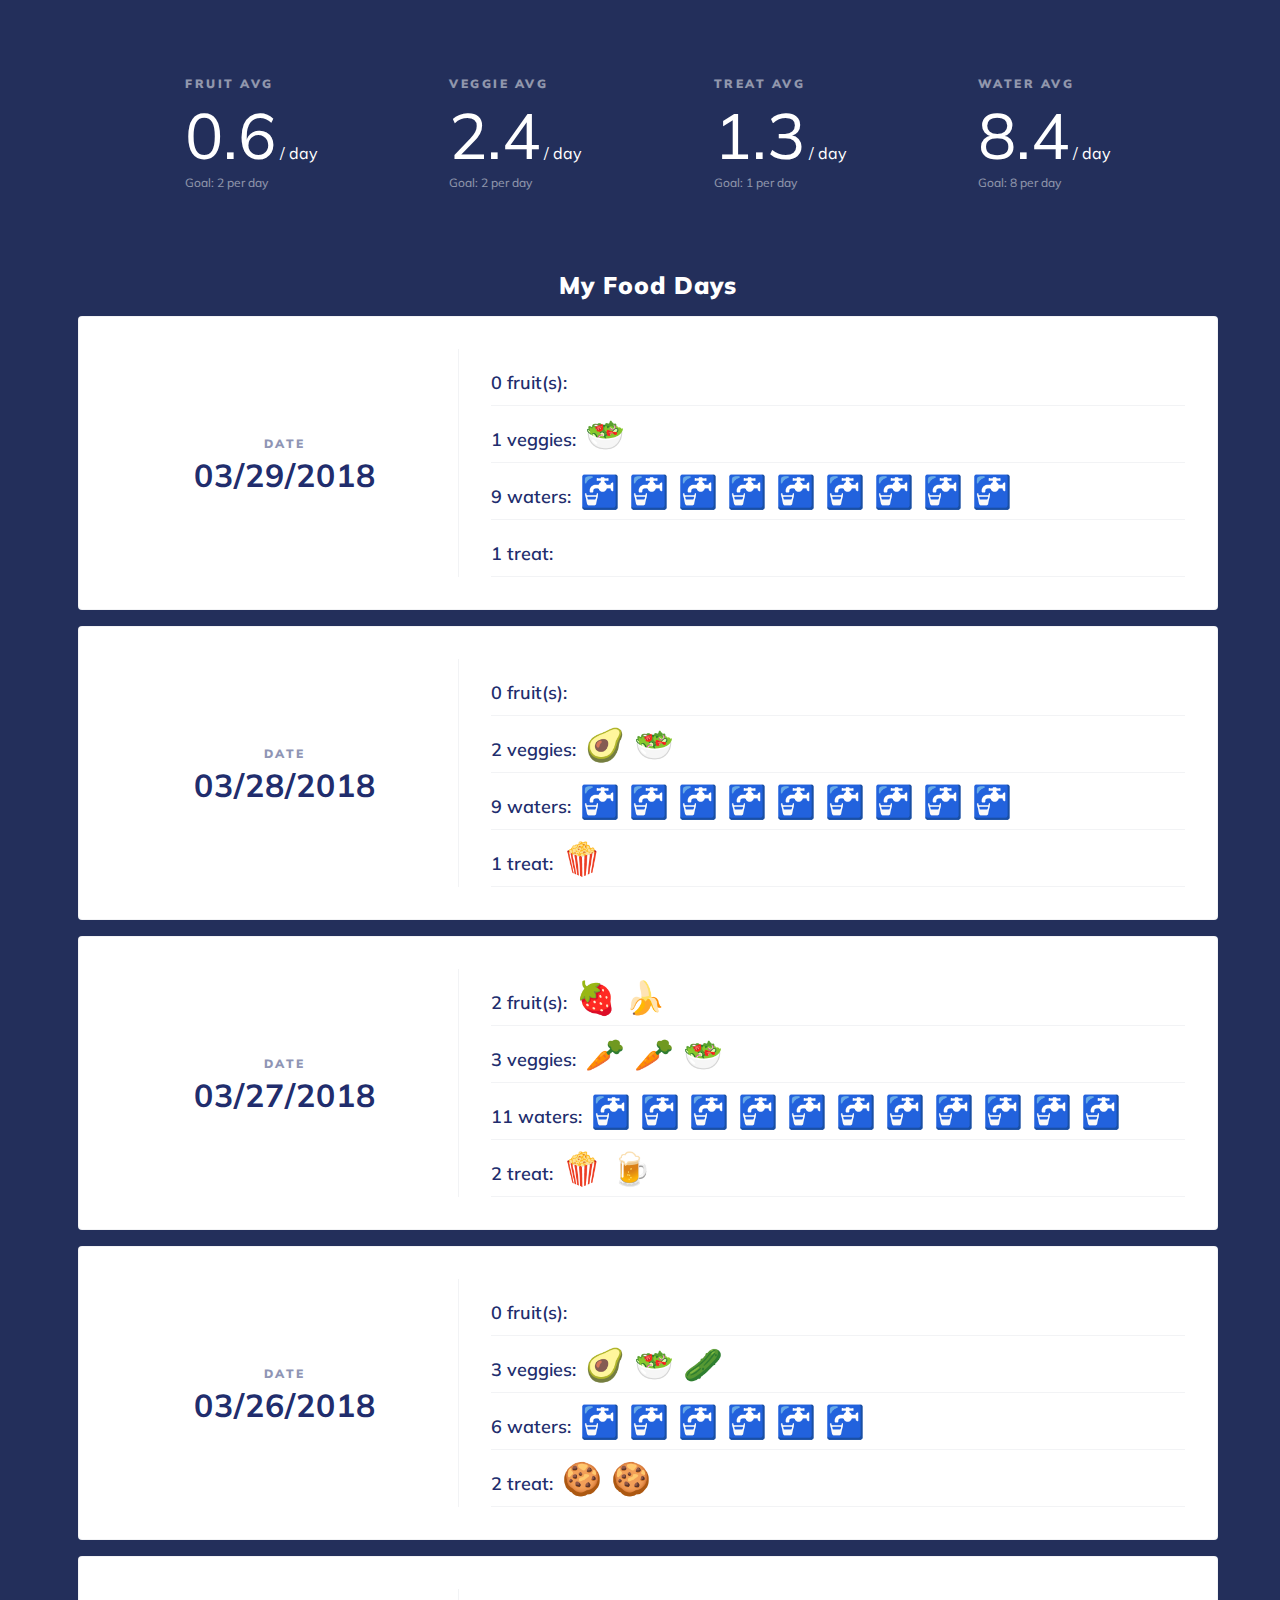
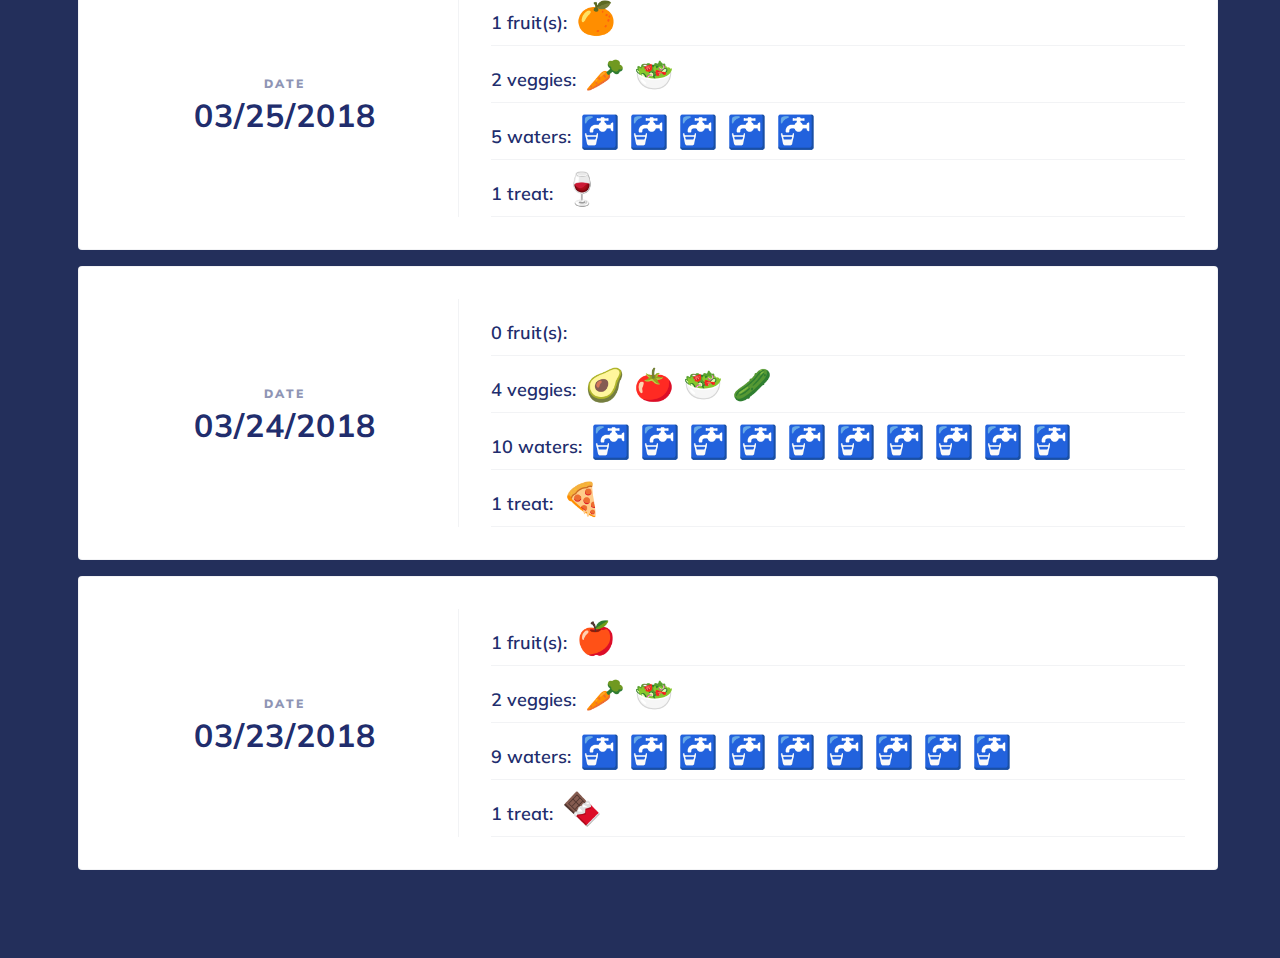
<file: week2/in-class-js-example/index.html>
<!DOCTYPE html>
<html lang="en">
  <head>
    <meta charset="utf-8">
    <meta http-equiv="X-UA-Compatible" content="IE=edge">
    <meta name="viewport" content="width=device-width, initial-scale=1">
    <title>My Food Tracker</title>

    <!-- Custom Font - Change 'Muli' to the font you want -->
    <link href='https://fonts.googleapis.com/css?family=Muli:100,200,400,700,900' rel='stylesheet' type='text/css'>

    <!-- Custom CSS inside CSS folder -->
    <link rel="stylesheet" href="css/style.css">


    <!-- HTML5 shim and Respond.js for IE8 support of HTML5 elements and media queries -->
    <!-- WARNING: Respond.js doesn't work if you view the page via file:// -->
    <!--[if lt IE 9]>
      <script src="https://oss.maxcdn.com/html5shiv/3.7.2/html5shiv.min.js"></script>
      <script src="https://oss.maxcdn.com/respond/1.4.2/respond.min.js"></script>
    <![endif]-->
  </head>
  <body>
    <div class="container">

      <div id="stats-holder">

        <div class="stat">
          <h5>Fruit Avg</h5>
          <div class="numeric-stat">
            <span id="fruitsAvg">-</span> / day
            <div class="goal-subheading">Goal: 2 per day</div>
          </div>
        </div>

        <div class="stat">
          <h5>Veggie Avg</h5>
          <div class="numeric-stat">
            <span id="veggiesAvg">-</span> / day
            <div class="goal-subheading">Goal: 2 per day</div>
          </div>
        </div>

        <div class="stat">
          <h5>Treat Avg</h5>
          <div class="numeric-stat">
            <span id="treatsAvg">-</span> / day
            <div class="goal-subheading">Goal: 1 per day</div>
          </div>
        </div>

        <div class="stat">
          <h5>Water Avg</h5>
          <div class="numeric-stat">
            <span id="waterAvg">-</span> / day
            <div class="goal-subheading">Goal: 8 per day</div>
          </div>
        </div>

      <div id="day-holder">
        <h1>My Food Days</h1>
        <div id="day-cards">

        </div>

      </div>

    </div>


  </body>

    <!-- JQuery script -->
    <script src="https://ajax.googleapis.com/ajax/libs/jquery/1.11.3/jquery.min.js"></script>

    <!-- CUSTOM JS -->
    <script src="js/main.js"></script>
</html>
</file>
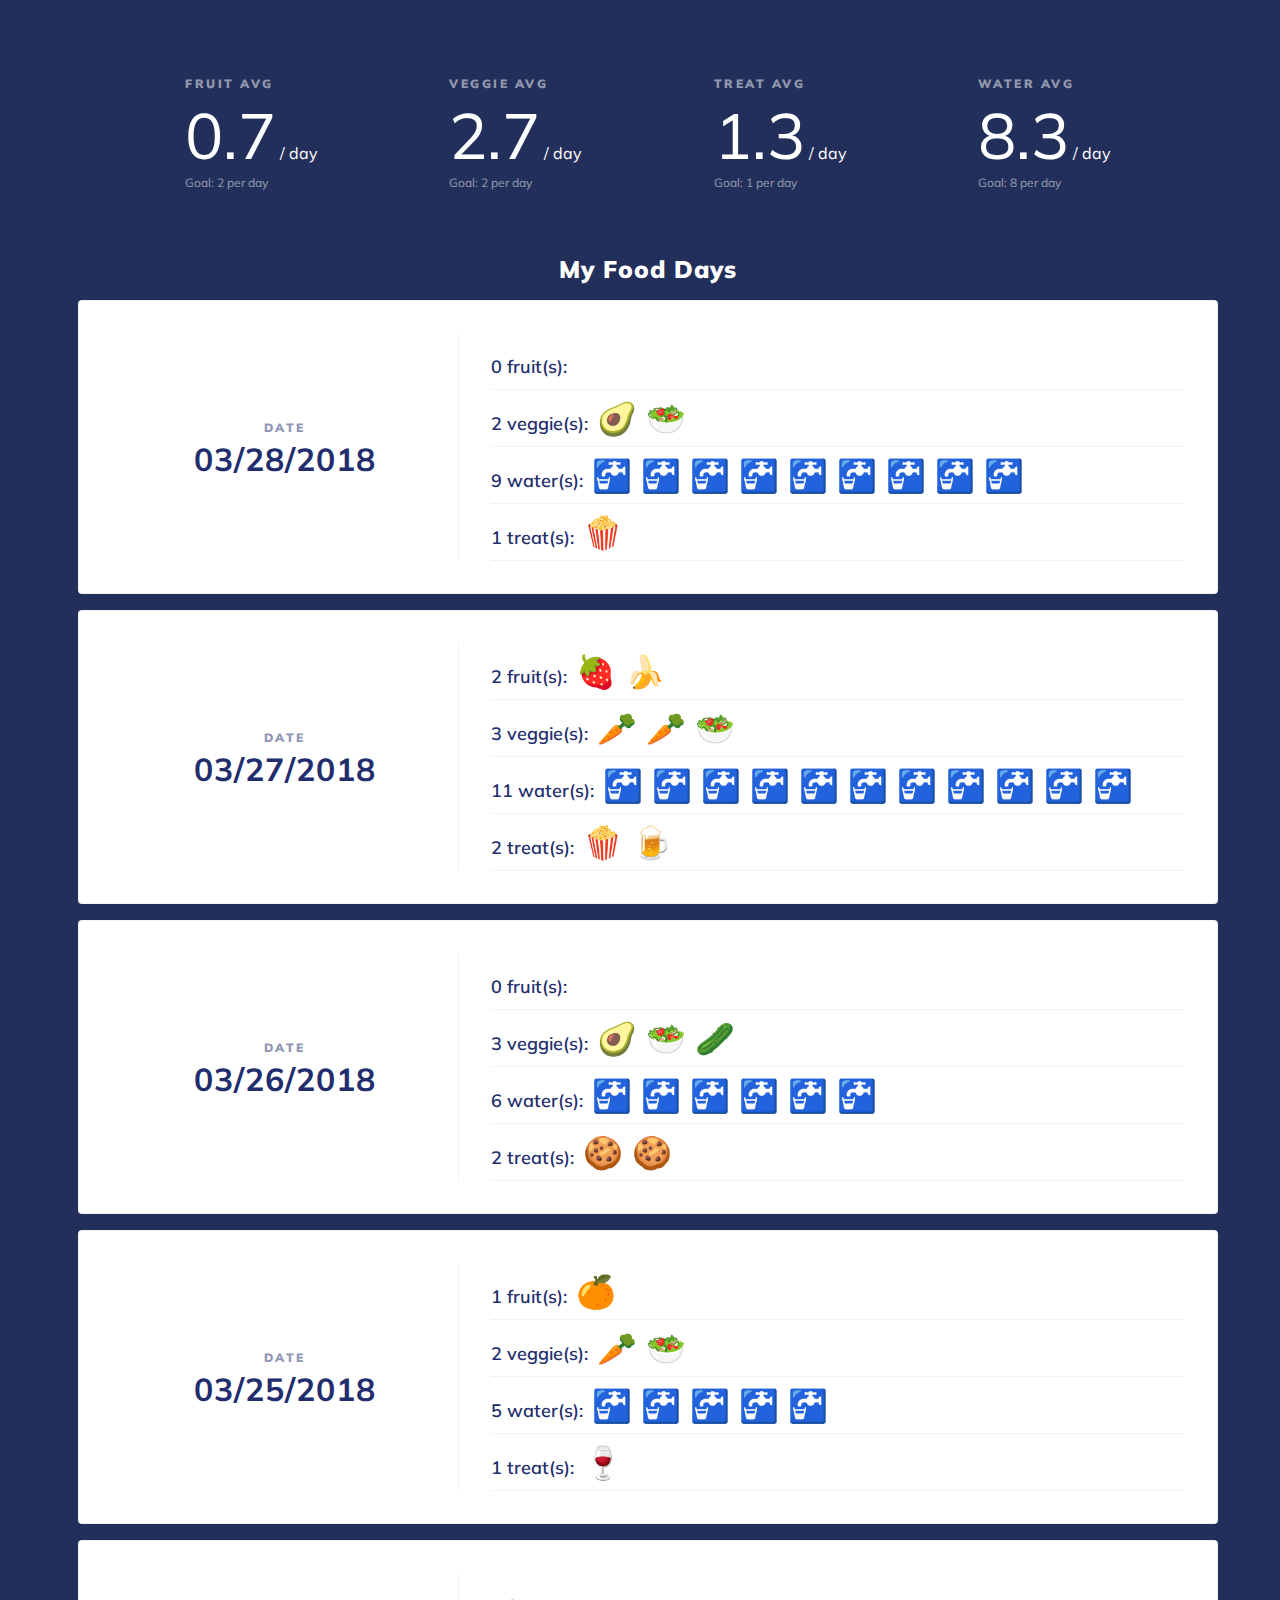
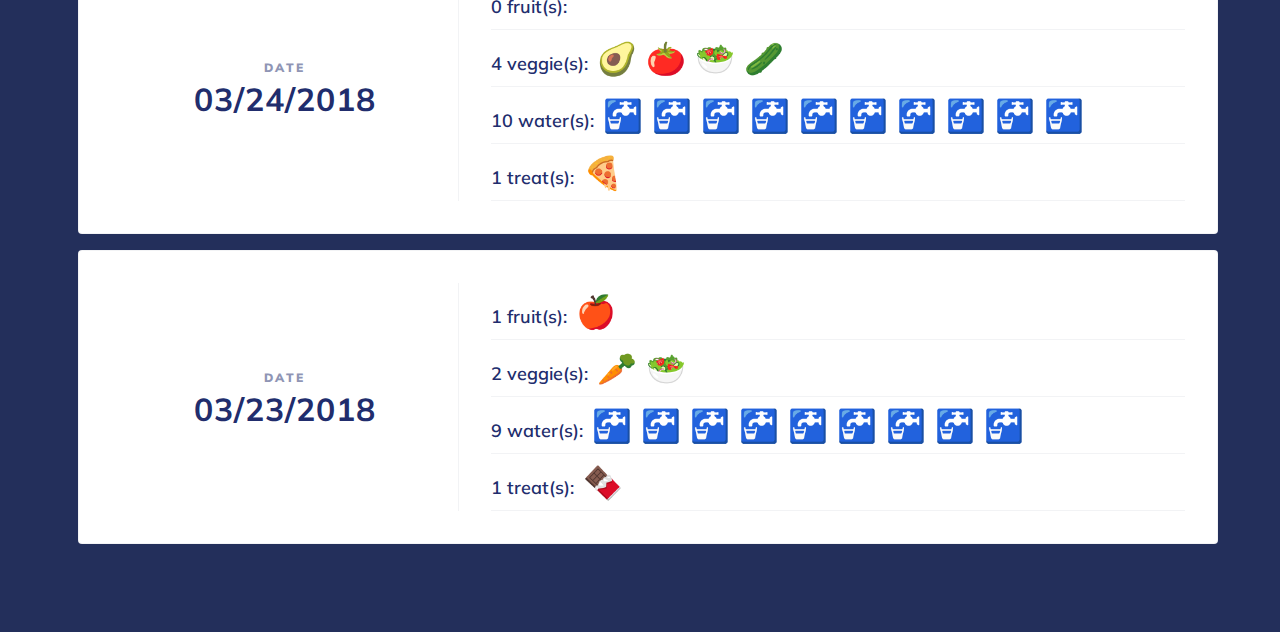
<file: week2/js-example-food-tracker/index.html>
<!DOCTYPE html>
<html lang="en">
  <head>
    <meta charset="utf-8">
    <meta http-equiv="X-UA-Compatible" content="IE=edge">
    <meta name="viewport" content="width=device-width, initial-scale=1">
    <title>My Food Tracker</title>

    <!-- Custom Font - Change 'Muli' to the font you want -->
    <link href='https://fonts.googleapis.com/css?family=Muli:100,200,400,700,900' rel='stylesheet' type='text/css'>

    <!-- Custom CSS inside CSS folder -->
    <link rel="stylesheet" href="css/style.css">


    <!-- HTML5 shim and Respond.js for IE8 support of HTML5 elements and media queries -->
    <!-- WARNING: Respond.js doesn't work if you view the page via file:// -->
    <!--[if lt IE 9]>
      <script src="https://oss.maxcdn.com/html5shiv/3.7.2/html5shiv.min.js"></script>
      <script src="https://oss.maxcdn.com/respond/1.4.2/respond.min.js"></script>
    <![endif]-->
  </head>
  <body>
    <div class="container">
      <div id="stats-holder">

        <div class="stat">
          <h5>Fruit Avg</h5>
          <div class="numeric-stat">
            <span id="fruitsAvg">-</span> / day
            <div class="goal-subheading">Goal: 2 per day</div>
          </div>
        </div>

        <div class="stat">
          <h5>Veggie Avg</h5>
          <div class="numeric-stat">
            <span id="veggiesAvg">-</span> / day
            <div class="goal-subheading">Goal: 2 per day</div>
          </div>
        </div>

        <div class="stat">
          <h5>Treat Avg</h5>
          <div class="numeric-stat">
            <span id="treatsAvg">-</span> / day
            <div class="goal-subheading">Goal: 1 per day</div>
          </div>
        </div>

        <div class="stat">
          <h5>Water Avg</h5>
          <div class="numeric-stat">
            <span id="waterAvg">-</span> / day
            <div class="goal-subheading">Goal: 8 per day</div>
          </div>
        </div>

      </div>

      <div id="day-holder">
        <h1>My Food Days</h1>
        <div id="day-cards">
<!--           <div class="card">
            <div class="left-holder">
              <h5>Date</h5>
              03/23/2018
            </div>
            <div class="right-holder">
                <div class="food-holder">2 fruits:<span> 🍎 🍎</span></div>
                <div class="food-holder">2 veggies:<span> 🥕 🥗</span></div>
                <div class="food-holder">9 waters:<span> 🚰 🚰 🚰 🚰 🚰 🚰 🚰 🚰</span></div>
                <div class="food-holder">1 treat:<span> 🍫</span></div>
            </div>
          </div>
        </div> -->
      </div>
    </div>
  </body>

    <!-- JQuery script -->
    <!-- <script src="https://ajax.googleapis.com/ajax/libs/jquery/1.11.3/jquery.min.js"></script> -->
    <script src="js/jquery.min.js"></script>

    <!-- CUSTOM JS -->
    <script src="js/main.js"></script>
</html>
</file>
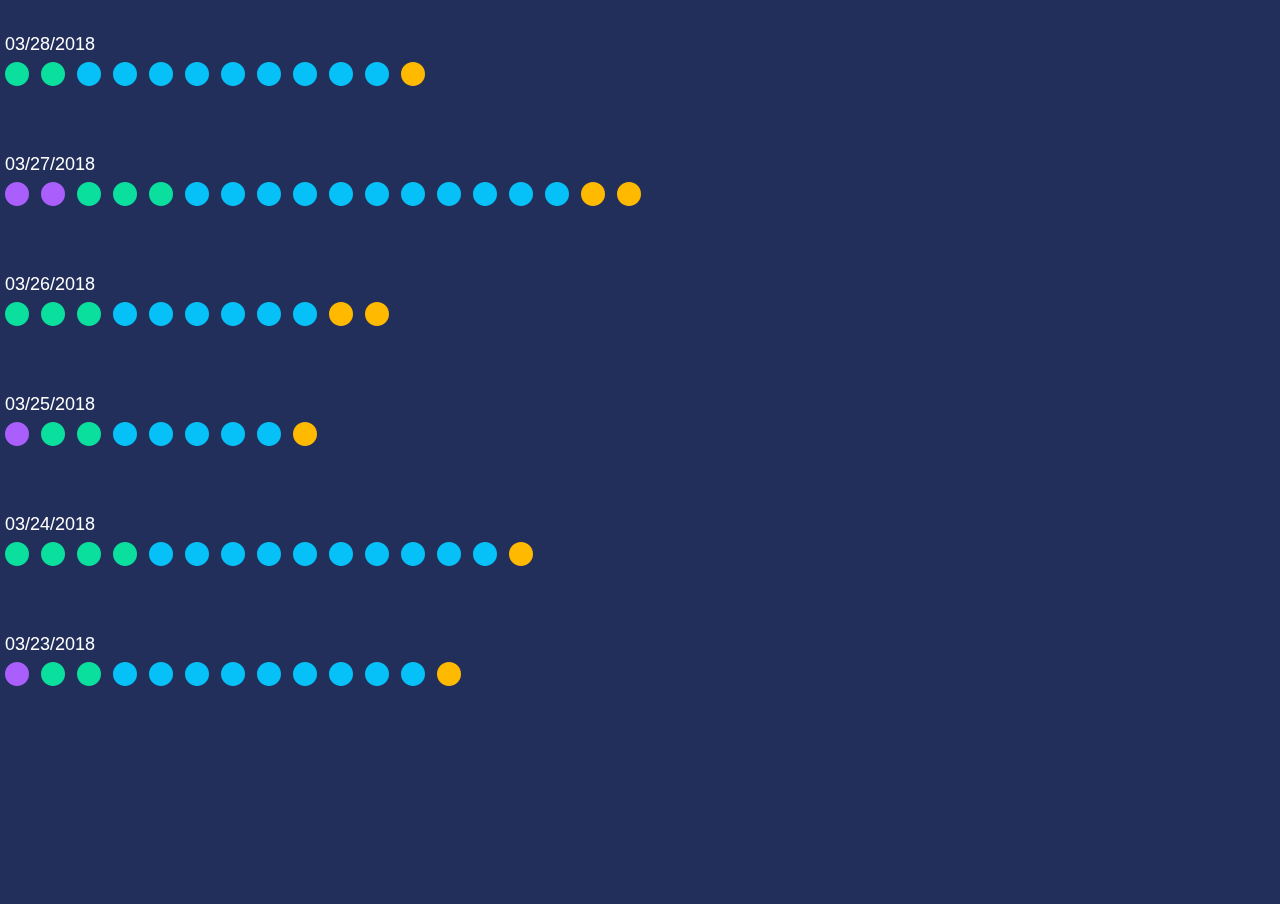
<file: week2/p5js-example-food-tracker/index.html>
<!DOCTYPE html>
<html lang="en">
  <head>
    <meta charset="utf-8">
    <meta http-equiv="X-UA-Compatible" content="IE=edge">
    <meta name="viewport" content="width=device-width, initial-scale=1">
    <title>Hello World</title>

    <!-- Custom Font -->
<!--     <link href='https://fonts.googleapis.com/css?family=Arvo' rel='stylesheet' type='text/css'>
 -->
    <!-- Custom CSS -->
    <link rel="stylesheet" href="css/style.css">


    <!-- HTML5 shim and Respond.js for IE8 support of HTML5 elements and media queries -->
    <!-- WARNING: Respond.js doesn't work if you view the page via file:// -->
    <!--[if lt IE 9]>
      <script src="https://oss.maxcdn.com/html5shiv/3.7.2/html5shiv.min.js"></script>
      <script src="https://oss.maxcdn.com/respond/1.4.2/respond.min.js"></script>
    <![endif]-->
  </head>
  <body>
  </body>

    <!-- p5JS -->
    <script src="js/p5.js"></script>

    <!-- OUR JS -->
    <script src="js/main.js"></script>
</html>
</file>
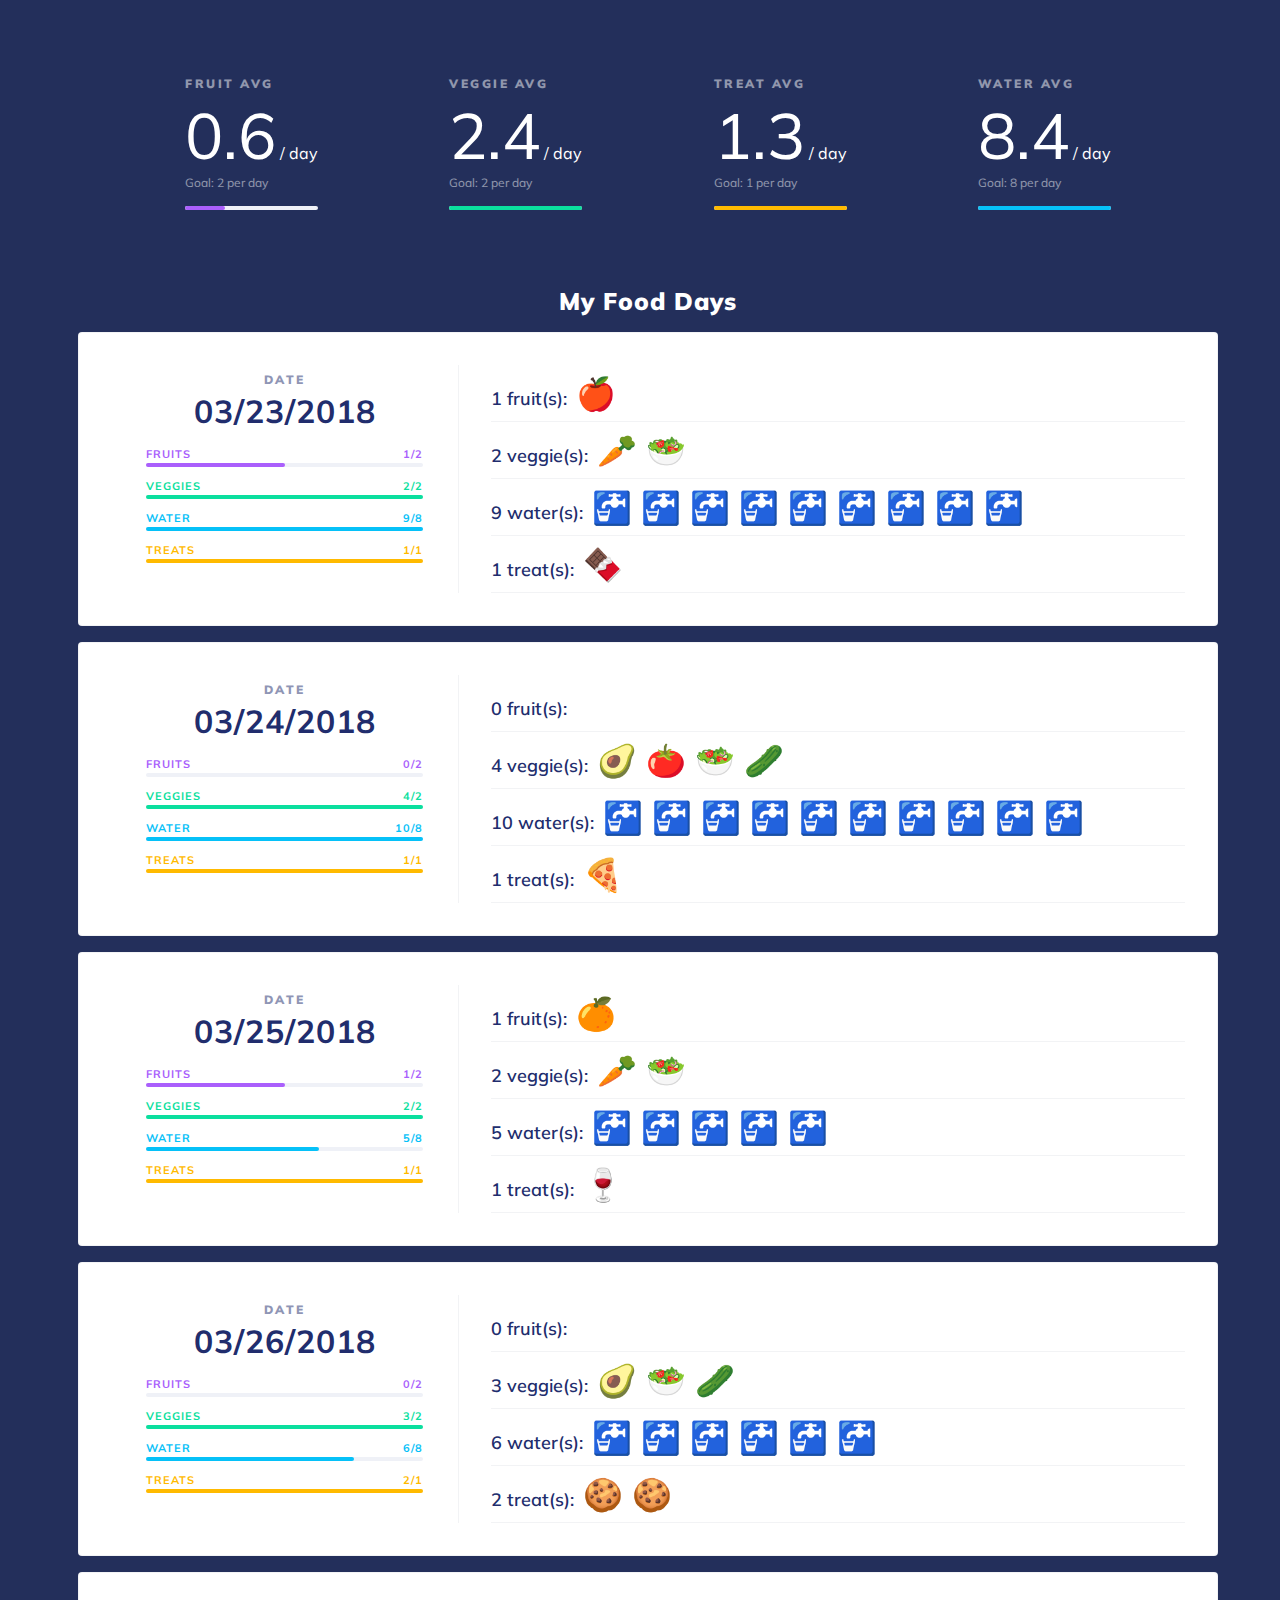
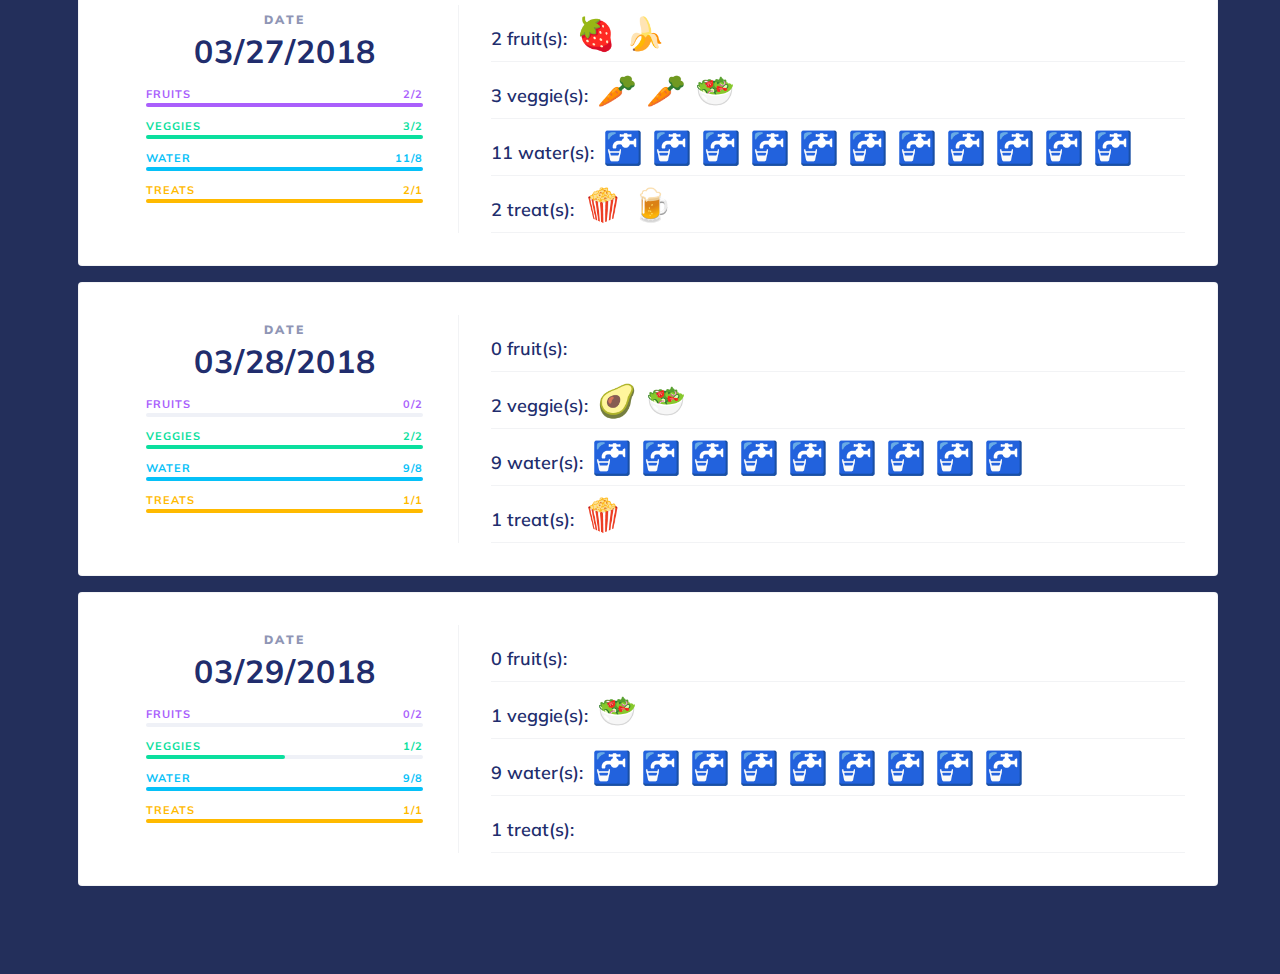
<file: week3/custom-charts-food-tracker/index.html>
<!DOCTYPE html>
<html lang="en">
  <head>
    <meta charset="utf-8">
    <meta http-equiv="X-UA-Compatible" content="IE=edge">
    <meta name="viewport" content="width=device-width, initial-scale=1">
    <title>My Food Tracker</title>

    <!-- Custom Font - Change 'Muli' to the font you want -->
    <link href='https://fonts.googleapis.com/css?family=Muli:100,200,400,700,900' rel='stylesheet' type='text/css'>

    <!-- Custom CSS inside CSS folder -->
    <link rel="stylesheet" href="css/style.css">


    <!-- HTML5 shim and Respond.js for IE8 support of HTML5 elements and media queries -->
    <!-- WARNING: Respond.js doesn't work if you view the page via file:// -->
    <!--[if lt IE 9]>
      <script src="https://oss.maxcdn.com/html5shiv/3.7.2/html5shiv.min.js"></script>
      <script src="https://oss.maxcdn.com/respond/1.4.2/respond.min.js"></script>
    <![endif]-->
  </head>
  <body>
    <div class="container">
      <div id="stats-holder">

        <div class="stat">
          <h5>Fruit Avg</h5>
          <div class="numeric-stat">
            <span id="fruitsAvg">-</span> / day
            <div class="goal-subheading">Goal: 2 per day</div>
            <div class="bar-holder">
              <div class="bar" id="fruitsBar"></div>
            </div>
          </div>
        </div>

        <div class="stat">
          <h5>Veggie Avg</h5>
          <div class="numeric-stat">
            <span id="veggiesAvg">-</span> / day
            <div class="goal-subheading">Goal: 2 per day</div>
            <div class="bar-holder">
              <div class="bar" id="veggiesBar"></div>
            </div>
          </div>
        </div>

        <div class="stat">
          <h5>Treat Avg</h5>
          <div class="numeric-stat">
            <span id="treatsAvg">-</span> / day
            <div class="goal-subheading">Goal: 1 per day</div>
            <div class="bar-holder">
              <div class="bar" id="treatsBar"></div>
            </div>
          </div>
        </div>

        <div class="stat">
          <h5>Water Avg</h5>
          <div class="numeric-stat">
            <span id="waterAvg">-</span> / day
            <div class="goal-subheading">Goal: 8 per day</div>
            <div class="bar-holder">
              <div class="bar" id="waterBar"></div>
            </div>
          </div>
        </div>

      </div>

      <div id="day-holder">
        <h1>My Food Days</h1>
        <div id="day-cards">

<!--           <div class="card">
            <div class="left-holder">
              <h5>GOALS</h5>
              03/23/2018
              <div class="chart-holder">
                <div class="label">
                  <div>Fruits</div>
                  <div>1/2</div>
                </div>
                <div class="bar-holder">
                  <div class="bar"></div>
                </div>
              </div>
            </div>
            <div class="right-holder">
                <div class="food-holder">2 fruits:<span> 🍎 🍎</span></div>
                <div class="food-holder">2 veggies:<span> 🥕 🥗</span></div>
                <div class="food-holder">9 waters:<span> 🚰 🚰 🚰 🚰 🚰 🚰 🚰 🚰</span></div>
                <div class="food-holder">1 treat:<span> 🍫</span></div>
            </div>
          </div> -->

        </div>
      </div>
    </div>
  </body>

    <!-- JQuery script -->
    <!-- <script src="https://ajax.googleapis.com/ajax/libs/jquery/1.11.3/jquery.min.js"></script> -->
    <script src="js/jquery.min.js"></script>

    <!-- CUSTOM JS -->
    <script src="js/main.js"></script>
</html>
</file>
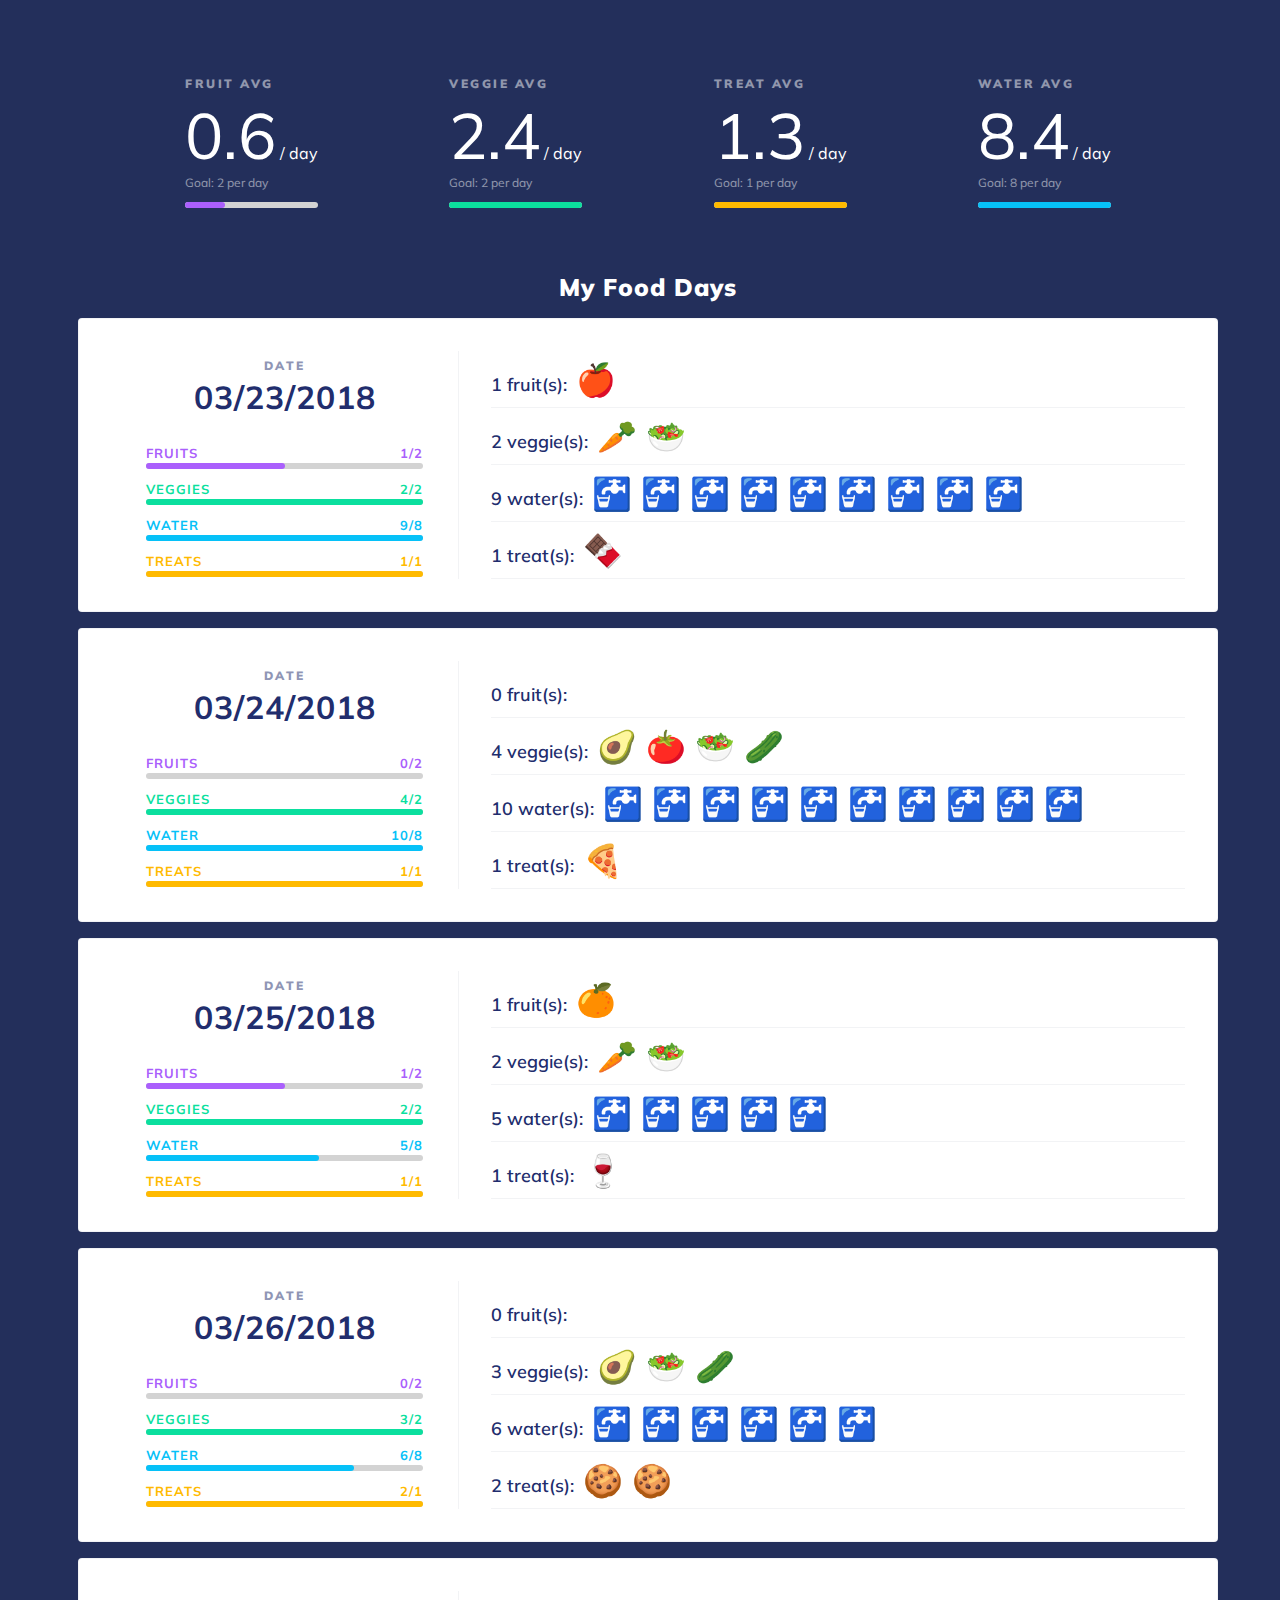
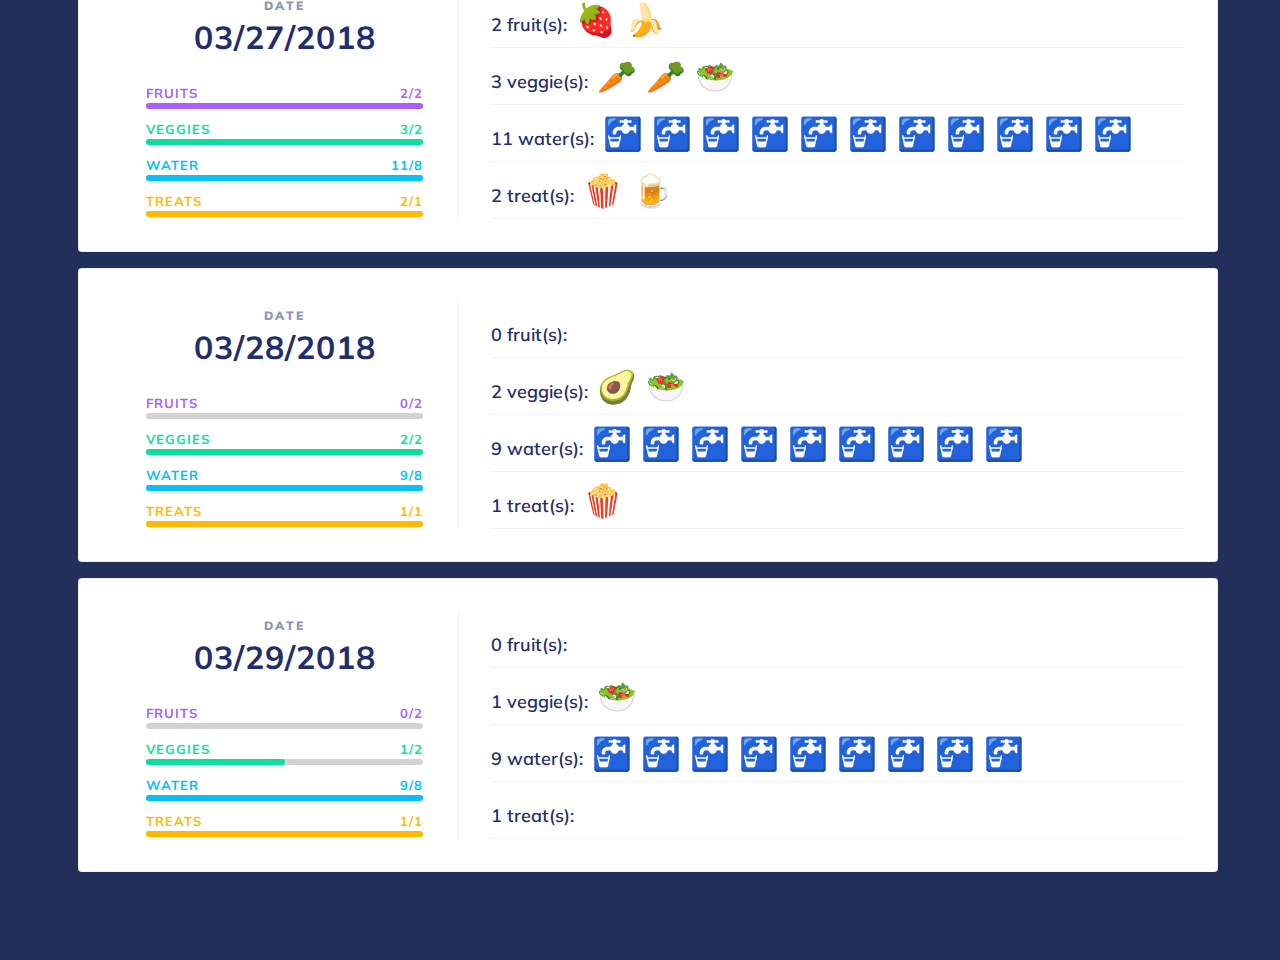
<file: week3/in-class-custom-charts-food-tracker/index.html>
<!DOCTYPE html>
<html lang="en">
  <head>
    <meta charset="utf-8">
    <meta http-equiv="X-UA-Compatible" content="IE=edge">
    <meta name="viewport" content="width=device-width, initial-scale=1">
    <title>My Food Tracker</title>

    <!-- Custom Font - Change 'Muli' to the font you want -->
    <link href='https://fonts.googleapis.com/css?family=Muli:100,200,400,700,900' rel='stylesheet' type='text/css'>

    <!-- Custom CSS inside CSS folder -->
    <link rel="stylesheet" href="css/style.css">


    <!-- HTML5 shim and Respond.js for IE8 support of HTML5 elements and media queries -->
    <!-- WARNING: Respond.js doesn't work if you view the page via file:// -->
    <!--[if lt IE 9]>
      <script src="https://oss.maxcdn.com/html5shiv/3.7.2/html5shiv.min.js"></script>
      <script src="https://oss.maxcdn.com/respond/1.4.2/respond.min.js"></script>
    <![endif]-->
  </head>
  <body>
    <div class="container">
      <div id="stats-holder">

        <div class="stat">
          <h5>Fruit Avg</h5>
          <div class="numeric-stat">
            <span id="fruitsAvg">-</span> / day
            <div class="goal-subheading">Goal: 2 per day</div>
            <div class="bar">
              <div class="coloredBar" id="fruitsBar"></div>
            </div>
          </div>
        </div>

        <div class="stat">
          <h5>Veggie Avg</h5>
          <div class="numeric-stat">
            <span id="veggiesAvg">-</span> / day
            <div class="goal-subheading">Goal: 2 per day</div>
            <div class="bar">
              <div class="coloredBar" id="veggiesBar"></div>
            </div>
          </div>
        </div>

        <div class="stat">
          <h5>Treat Avg</h5>
          <div class="numeric-stat">
            <span id="treatsAvg">-</span> / day
            <div class="goal-subheading">Goal: 1 per day</div>
            <div class="bar">
              <div class="coloredBar" id="treatsBar"></div>
            </div>
          </div>
        </div>

        <div class="stat">
          <h5>Water Avg</h5>
          <div class="numeric-stat">
            <span id="waterAvg">-</span> / day
            <div class="goal-subheading">Goal: 8 per day</div>
            <div class="bar">
              <div class="coloredBar" id="waterBar"></div>
            </div>
          </div>
        </div>

      </div>

      <div id="day-holder">
        <h1>My Food Days</h1>
        <div id="day-cards">

<!--           <div class="card">
            <div class="left-holder">
              <h5>Date</h5>
              03/23/2018

              <div class="chart-holder">
                <div class="label">
                  <div>Fruits</div>
                  <div>2/2</div>
                </div>
                <div class="bar">
                  <div class="coloredBar"></div>
                </div>
              </div>

            </div>
            <div class="right-holder">
                <div class="food-holder">2 fruits:<span> 🍎 🍎</span></div>
                <div class="food-holder">2 veggies:<span> 🥕 🥗</span></div>
                <div class="food-holder">9 waters:<span> 🚰 🚰 🚰 🚰 🚰 🚰 🚰 🚰</span></div>
                <div class="food-holder">1 treat:<span> 🍫</span></div>
            </div>
          </div> -->
        </div>

      </div>
    </div>
  </body>

    <!-- JQuery script -->
    <!-- <script src="https://ajax.googleapis.com/ajax/libs/jquery/1.11.3/jquery.min.js"></script> -->
    <script src="js/jquery.min.js"></script>

    <!-- CUSTOM JS -->
    <script src="js/main.js"></script>
</html>
</file>
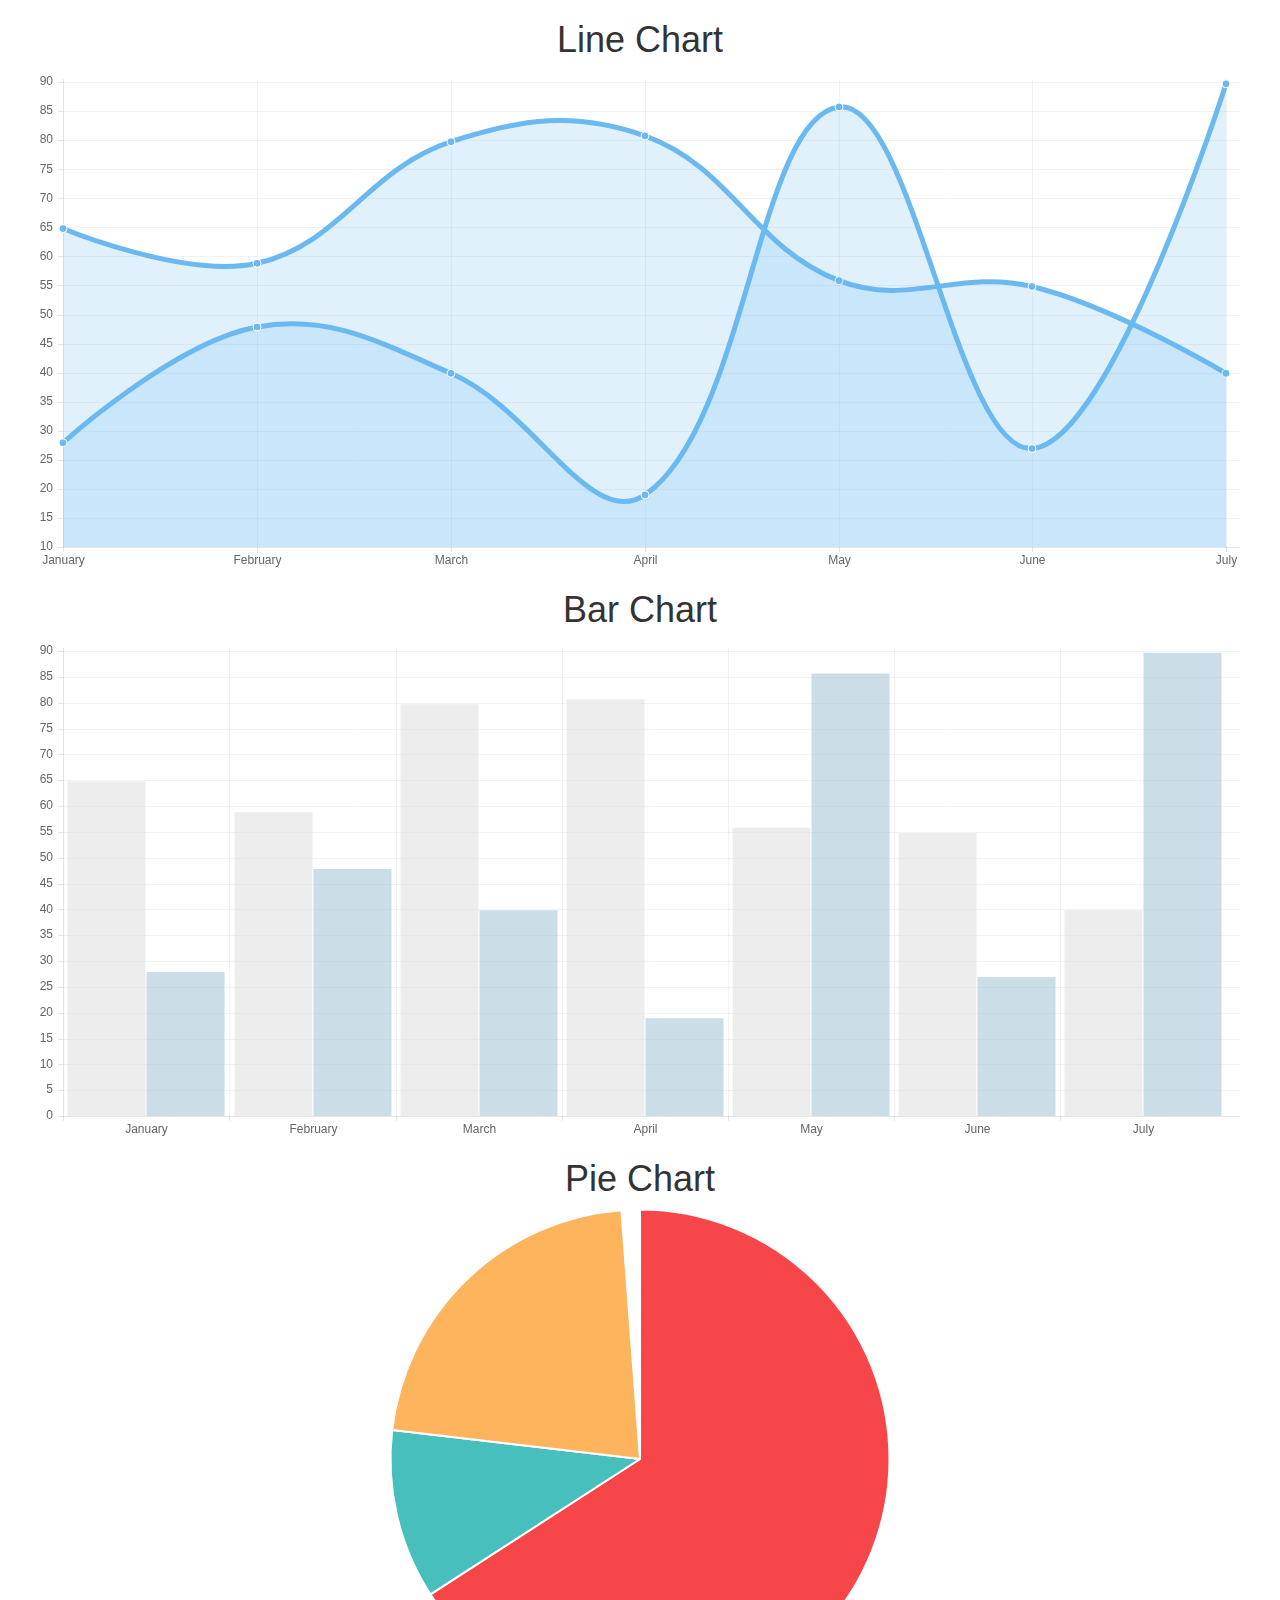
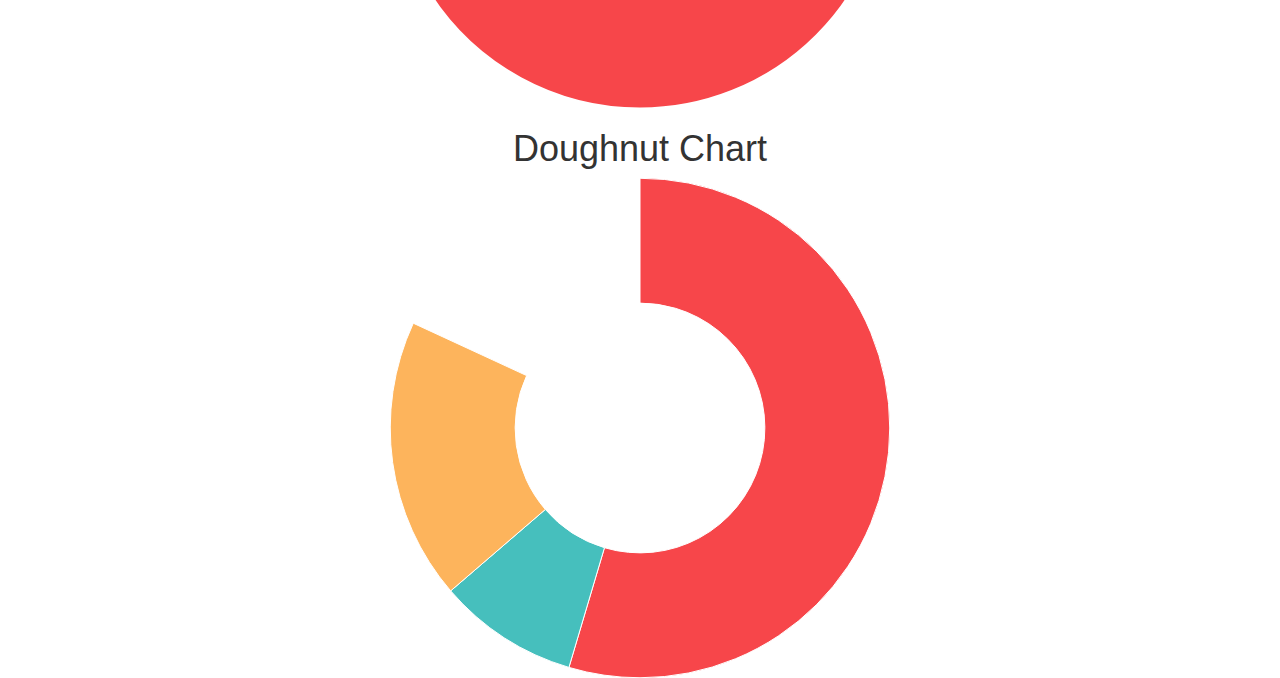
<file: old-classes-designing-for-data-personalization/Fall-2015/chartjs-boilerplate/index.html>
<!DOCTYPE html>
<html lang="en">
  <head>
    <meta charset="utf-8">
    <meta http-equiv="X-UA-Compatible" content="IE=edge">
    <meta name="viewport" content="width=device-width, initial-scale=1">
    <title>Hello World</title>

    <!-- Custom Font - Change 'Muli' to the font you want-->
    <link href='https://fonts.googleapis.com/css?family=Muli' rel='stylesheet' type='text/css'>

    <!-- Bootstrap CSS -->
    <link rel="stylesheet" href="https://maxcdn.bootstrapcdn.com/bootstrap/3.3.5/css/bootstrap.min.css">

    <!-- Custom CSS inside CSS folder -->
    <link rel="stylesheet" href="css/style.css">


    <!-- HTML5 shim and Respond.js for IE8 support of HTML5 elements and media queries -->
    <!-- WARNING: Respond.js doesn't work if you view the page via file:// -->
    <!--[if lt IE 9]>
      <script src="https://oss.maxcdn.com/html5shiv/3.7.2/html5shiv.min.js"></script>
      <script src="https://oss.maxcdn.com/respond/1.4.2/respond.min.js"></script>
    <![endif]-->
  </head>
  <body>
    <h1>Line Chart</h1>
    <!-- canvas for line chart -->
    <canvas id="lineChart" width="1200" height="500"></canvas>
    <h1>Bar Chart</h1>
    <!-- canvas for bar chart -->
    <canvas id="barChart" width="1200" height="500"></canvas>
    <h1>Pie Chart</h1>
    <!-- canvas for pie chart -->
    <canvas id="pieChart" width="1200" height="500"></canvas>
    <h1>Doughnut Chart</h1>
    <!-- canvas for doughnut chart -->
    <canvas id="doughnutChart" width="1200" height="500"></canvas>
  </body>

    <!-- JQuery script -->
    <script src="https://ajax.googleapis.com/ajax/libs/jquery/1.11.3/jquery.min.js"></script>

    <!-- CHART JS -->
    <script src="js/Chart.js"></script>

    <!-- CUSTOM JS -->
    <script src="js/main.js"></script>
</html>
</file>
<file: week2/in-class-js-example/css/style.css>
/**************/
/* Custom CSS */
/**************/

body {
    background: #232F5B;
    min-width: 100vw;
    min-height: 100vh;
    color: #fff;
    font-family: 'Muli', sans-serif;
}

.container {
    max-width: 1140px;
    margin: 0 auto;
    padding: 64px 32px;
}

h5 {
    text-transform: uppercase;
    letter-spacing: 2.5px;
    font-weight: 900;
    font-size: 12px;
    margin: 4px 0;
    opacity: 0.5;
}

#stats-holder {
    display: flex;
    flex-direction: row;
    justify-content: space-evenly;
    flex-wrap: wrap;
    width: 100%;
}

.stat {
    margin: 0 24px;
}

.numeric-stat span {
    font-size: 64px;
    font-weight: 400;
}

.goal-subheading {
    opacity: 0.5;
    font-size: 12px;
}

#day-holder {
    margin-top: 64px;
    width: 100%;
    text-align: center;
}

h1 {
    letter-spacing: 1px;
    font-weight: 900;
    font-size: 24px;
}

#day-holder .card {
    background: #FFFFFF;
    border: 1px solid rgba(35,47,91,0.06);
    border-radius: 4px;
    color: #212D6D;
    margin: 16px 0;
    padding: 32px;
    display: flex;
    text-align: left;
}

.left-holder {
    width: 33%;
    justify-content: center;
    display: flex;
    flex-direction: column;
    align-items: center;
    border-right: 1px solid rgba(35,47,91,0.06);

    font-size: 32px;
    font-weight: 700;
    letter-spacing: 1px;
}


.right-holder {
    margin-left: 32px;
    width: 66%;

    display: flex;
    flex-direction: column;
    align-items: flex-start;
}

.food-holder {
    font-size: 18px;
    font-weight: 600;
    width: 100%;
    border-bottom: 1px solid rgba(35,47,91,0.06);
    padding: 8px 0px;
}

.food-holder span {
    font-size: 32px
}

@media (max-width: 767px) {
    .stat {
        margin: 0 16px;
    }

    .numeric-stat span {
        font-size: 60px;
        font-weight: 100;
        opacity: 1;
    }

    .container {
        padding: 16px 8px;
    }

    #day-holder .card {
        flex-direction: column;
    }

    .left-holder {
        width: 100%;
        margin-bottom: 16px;
    }

    .righth-holder {
        width: 100%;
        margin-left: 0px;
    }
}
</file>
<file: week2/js-example-food-tracker/css/style.css>
/**************/
/* Custom CSS */
/**************/

body {
    background: #232F5B;
    min-width: 100vw;
    min-height: 100vh;
    color: #fff;
    font-family: 'Muli', sans-serif;
}

.container {
    max-width: 1140px;
    margin: 0 auto;
    padding: 64px 32px;
}

h5 {
    text-transform: uppercase;
    letter-spacing: 2.5px;
    font-weight: 900;
    font-size: 12px;
    margin: 4px 0;
    opacity: 0.5;
}

#stats-holder {
    display: flex;
    flex-direction: row;
    justify-content: space-evenly;
    flex-wrap: wrap;
    width: 100%;
}

.stat {
    margin: 0 24px;
}

.numeric-stat span {
    font-size: 64px;
    font-weight: 400;
}

.goal-subheading {
    opacity: 0.5;
    font-size: 12px;
}

#day-holder {
    margin-top: 64px;
    width: 100%;
    text-align: center;
}

h1 {
    letter-spacing: 1px;
    font-weight: 900;
    font-size: 24px;
}

#day-holder .card {
    background: #FFFFFF;
    border: 1px solid rgba(35,47,91,0.06);
    border-radius: 4px;
    color: #212D6D;
    margin: 16px 0;
    padding: 32px;
    display: flex;
    text-align: left;
}

.left-holder {
    width: 33%;
    justify-content: center;
    display: flex;
    flex-direction: column;
    align-items: center;
    border-right: 1px solid rgba(35,47,91,0.06);

    font-size: 32px;
    font-weight: 700;
    letter-spacing: 1px;
}


.right-holder {
    margin-left: 32px;
    width: 66%;

    display: flex;
    flex-direction: column;
    align-items: flex-start;
}

.food-holder {
    font-size: 18px;
    font-weight: 600;
    width: 100%;
    border-bottom: 1px solid rgba(35,47,91,0.06);
    padding: 8px 0px;
}

.food-holder span {
    font-size: 32px
}

@media (max-width: 767px) {
    .stat {
        margin: 0 16px;
    }

    .numeric-stat span {
        font-size: 60px;
        font-weight: 100;
        opacity: 1;
    }

    .container {
        padding: 16px 8px;
    }

    #day-holder .card {
        flex-direction: column;
    }

    .left-holder {
        width: 100%;
        margin-bottom: 16px;
    }

    .righth-holder {
        width: 100%;
        margin-left: 0px;
    }
}
</file>
<file: week2/p5js-example-food-tracker/css/style.css>
/**************/
/* Custom CSS */
/**************/

body {
    margin: 0;
    padding: 0;
    background: #232F5B;
}
</file>
<file: week3/custom-charts-food-tracker/css/style.css>
/**************/
/* Custom CSS */
/**************/

body {
    background: #232F5B;
    min-width: 100vw;
    min-height: 100vh;
    color: #fff;
    font-family: 'Muli', sans-serif;
}

.container {
    max-width: 1140px;
    margin: 0 auto;
    padding: 64px 32px;
}

h5 {
    text-transform: uppercase;
    letter-spacing: 2.5px;
    font-weight: 900;
    font-size: 12px;
    margin: 4px 0;
    opacity: 0.5;
}

#stats-holder {
    display: flex;
    flex-direction: row;
    justify-content: space-evenly;
    flex-wrap: wrap;
    width: 100%;
}

.stat {
    margin: 0 24px;
}

.numeric-stat span {
    font-size: 64px;
    font-weight: 400;
}

.goal-subheading {
    opacity: 0.5;
    font-size: 12px;
    margin-bottom: 16px;
}

#day-holder {
    margin-top: 64px;
    width: 100%;
    text-align: center;
}

h1 {
    letter-spacing: 1px;
    font-weight: 900;
    font-size: 24px;
}

#day-holder .card {
    background: #FFFFFF;
    border: 1px solid rgba(35,47,91,0.06);
    border-radius: 4px;
    color: #212D6D;
    margin: 16px 0;
    padding: 32px;
    display: flex;
    text-align: left;
}

.left-holder {
    width: 33%;
    justify-content: center;
    display: flex;
    flex-direction: column;
    align-items: center;
    border-right: 1px solid rgba(35,47,91,0.06);

    font-size: 32px;
    font-weight: 700;
    letter-spacing: 1px;
}


.right-holder {
    margin-left: 32px;
    width: 66%;

    display: flex;
    flex-direction: column;
    align-items: flex-start;
}

.food-holder {
    font-size: 18px;
    font-weight: 600;
    width: 100%;
    border-bottom: 1px solid rgba(35,47,91,0.06);
    padding: 8px 0px;
}

.food-holder span {
    font-size: 32px
}

.chart-holder {
    width: 80%;
    margin: 16px 0;
    max-width: 320px;
}

.bar-holder {
    width: 100%;
    height: 4px;
    background-color: #EFF1F7;
    position: relative;
    margin-bottom: 12px;
    border-radius: 12px;
}

.bar {
    position: absolute;
    top: 0;
    left: 0;
    background-color: #14E36C;
    width: 50%;
    height: 4px;
    max-width: 100%;
    border-radius: 12px;
}

.label {
    display: flex;
    justify-content: space-between;
    color: #14E36C;
    font-weight: 700;
    text-transform: uppercase;
    font-size: 11px;
    margin-bottom: 2px;
    letter-spacing: 1px;
}

@media (max-width: 767px) {
    .stat {
        margin: 0 16px;
    }

    .numeric-stat span {
        font-size: 60px;
        font-weight: 100;
        opacity: 1;
    }

    .container {
        padding: 16px 8px;
    }

    #day-holder .card {
        flex-direction: column;
    }

    .left-holder {
        width: 100%;
        margin-bottom: 24px;
        border-right: unset;
        border-bottom: 1px solid rgba(35,47,91,0.06);
    }

    .righth-holder {
        width: 100%;
        margin-left: 0px;
    }
}
</file>
<file: week3/in-class-custom-charts-food-tracker/css/style.css>
/**************/
/* Custom CSS */
/**************/

body {
    background: #232F5B;
    min-width: 100vw;
    min-height: 100vh;
    color: #fff;
    font-family: 'Muli', sans-serif;
}

.container {
    max-width: 1140px;
    margin: 0 auto;
    padding: 64px 32px;
}

h5 {
    text-transform: uppercase;
    letter-spacing: 2.5px;
    font-weight: 900;
    font-size: 12px;
    margin: 4px 0;
    opacity: 0.5;
}

#stats-holder {
    display: flex;
    flex-direction: row;
    justify-content: space-evenly;
    flex-wrap: wrap;
    width: 100%;
}

.stat {
    margin: 0 24px;
}

.numeric-stat span {
    font-size: 64px;
    font-weight: 400;
}

.goal-subheading {
    opacity: 0.5;
    font-size: 12px;
    margin-bottom: 12px;
}

#day-holder {
    margin-top: 64px;
    width: 100%;
    text-align: center;
}

h1 {
    letter-spacing: 1px;
    font-weight: 900;
    font-size: 24px;
}

#day-holder .card {
    background: #FFFFFF;
    border: 1px solid rgba(35,47,91,0.06);
    border-radius: 4px;
    color: #212D6D;
    margin: 16px 0;
    padding: 32px;
    display: flex;
    text-align: left;
}

.left-holder {
    width: 33%;
    justify-content: center;
    display: flex;
    flex-direction: column;
    align-items: center;
    border-right: 1px solid rgba(35,47,91,0.06);

    font-size: 32px;
    font-weight: 700;
    letter-spacing: 1px;
}


.right-holder {
    margin-left: 32px;
    width: 66%;

    display: flex;
    flex-direction: column;
    align-items: flex-start;
}

.food-holder {
    font-size: 18px;
    font-weight: 600;
    width: 100%;
    border-bottom: 1px solid rgba(35,47,91,0.06);
    padding: 8px 0px;
}

.food-holder span {
    font-size: 32px
}

.chart-holder {
    width: 80%;
    margin-top: 16px;
    max-width: 320px;
}

.bar {
    height: 6px;
    background-color: lightgrey;
    width: 100%;
    border-radius: 12px;
    position: relative;
}

.coloredBar {
    height: 6px;
    position: absolute;
    left: 0;
    top: 0;
    width: 50%;
    background-color: #0BDF9E;
    border-radius: 12px;
    max-width: 100%;
}

.label {
    display: flex;
    justify-content: space-between;
    font-size: 13px;
    font-weight: bold;
    text-transform: uppercase;
    letter-spacing: 1px;
    color: #0BDF9E;
    margin-bottom: 2px;
    margin-top: 12px;
}

@media (max-width: 767px) {
    .stat {
        margin: 0 16px;
    }

    .numeric-stat span {
        font-size: 60px;
        font-weight: 100;
        opacity: 1;
    }

    .container {
        padding: 16px 8px;
    }

    #day-holder .card {
        flex-direction: column;
    }

    .left-holder {
        width: 100%;
        margin-bottom: 16px;
    }

    .righth-holder {
        width: 100%;
        margin-left: 0px;
    }
}
</file>
<file: old-classes-designing-for-data-personalization/Fall-2015/chartjs-boilerplate/css/style.css>
/**************/
/* Custom CSS */
/**************/

h1{
	text-align: center
}

canvas{
	margin: 0 auto;
  display: block;
}
</file>
